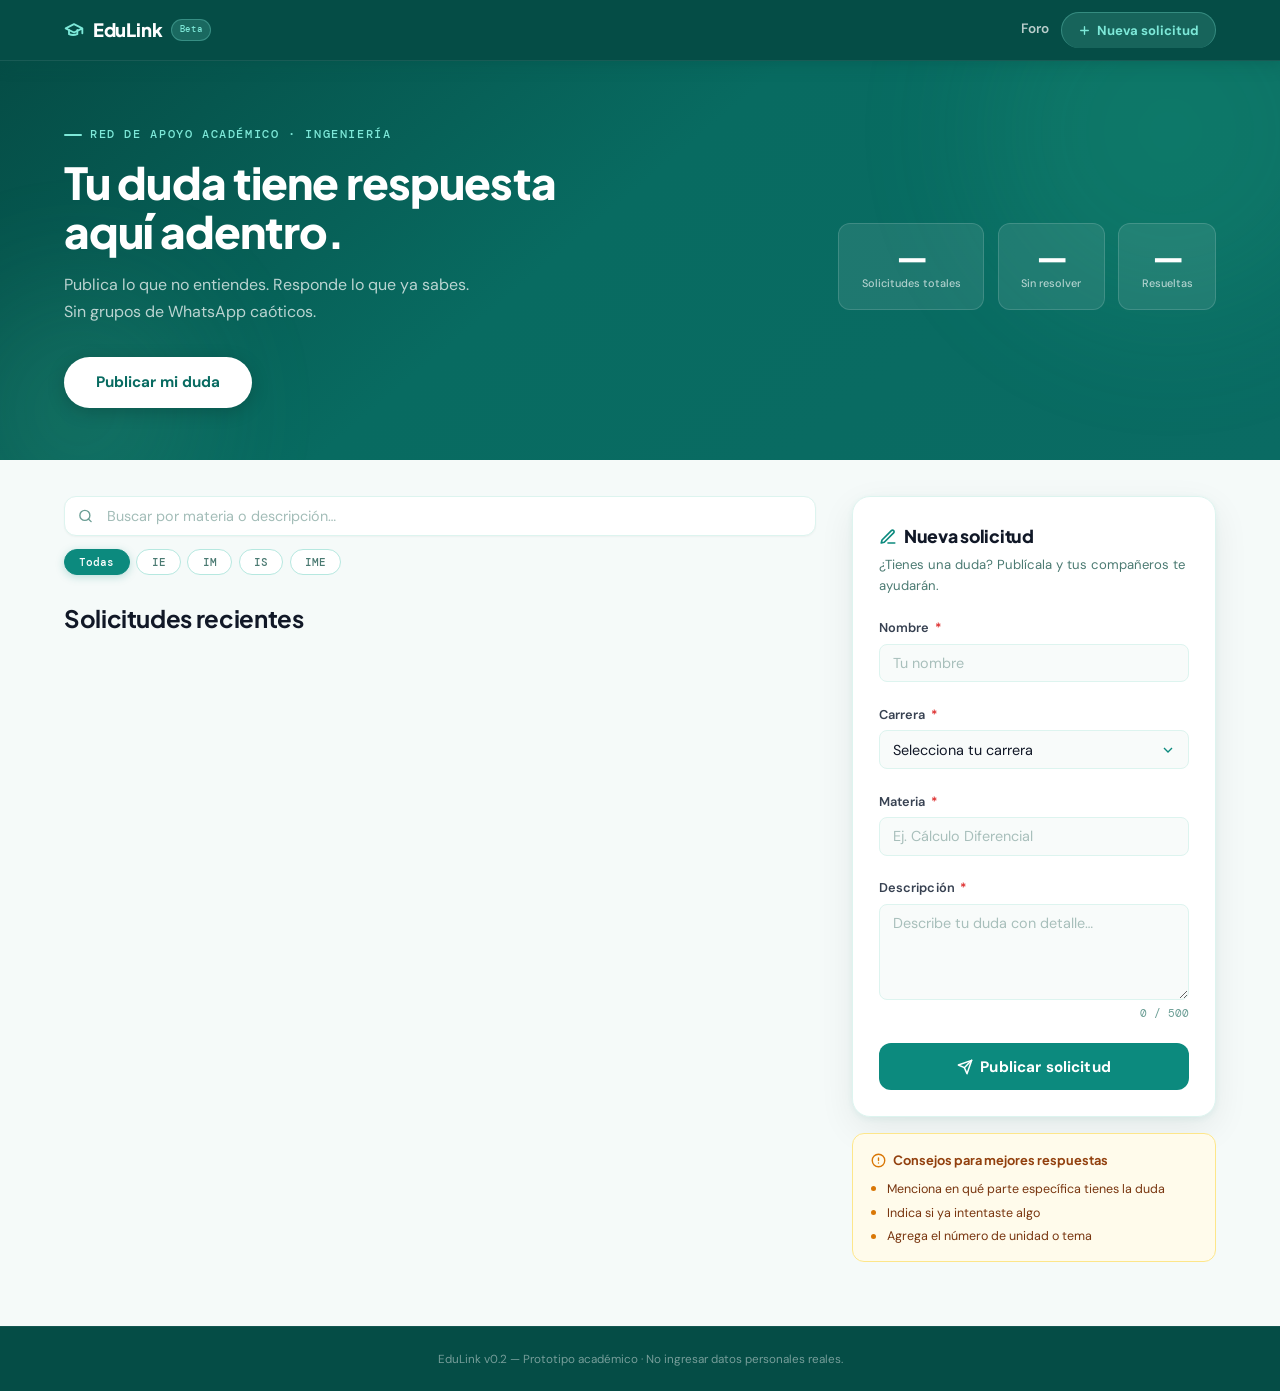
<file: edulink/frontend/index.html>
<!DOCTYPE html>
<html lang="es">
<head>
  <meta charset="UTF-8" />
  <meta name="viewport" content="width=device-width, initial-scale=1.0" />
  <title>EduLink — Apoyo Estudiantil</title>
  <link rel="preconnect" href="https://fonts.googleapis.com" />
  <link rel="preconnect" href="https://fonts.gstatic.com" crossorigin />
  <link href="https://fonts.googleapis.com/css2?family=Plus+Jakarta+Sans:wght@600;700;800&family=DM+Sans:ital,opsz,wght@0,9..40,400;0,9..40,500;0,9..40,600;1,9..40,400&family=DM+Mono:wght@400;500&display=swap" rel="stylesheet" />
  <link rel="stylesheet" href="styles.css" />
</head>
<body>

  <!-- HEADER -->
  <header class="site-header">
    <div class="container header-inner">
      <a href="#" class="logo" aria-label="EduLink inicio">
        <span class="logo-icon" aria-hidden="true">
          <svg width="20" height="20" viewBox="0 0 24 24" fill="none" stroke="currentColor" stroke-width="2.2" stroke-linecap="round" stroke-linejoin="round"><path d="M22 10v6M2 10l10-5 10 5-10 5z"/><path d="M6 12v5c3.333 1.333 6.667 1.333 10 0v-5"/></svg>
        </span>
        <span class="logo-text">EduLink</span>
        <span class="logo-badge">Beta</span>
      </a>
      <nav class="site-nav" aria-label="Navegación principal">
        <a href="#foro" class="nav-link">Foro</a>
        <a href="#nueva-solicitud" class="nav-link nav-cta">
          <svg width="13" height="13" viewBox="0 0 24 24" fill="none" stroke="currentColor" stroke-width="2.5" stroke-linecap="round" stroke-linejoin="round" aria-hidden="true"><line x1="12" y1="5" x2="12" y2="19"/><line x1="5" y1="12" x2="19" y2="12"/></svg>
          Nueva solicitud
        </a>
      </nav>
    </div>
  </header>

  <main>

    <!-- HERO compacto con stats -->
    <section class="hero" aria-labelledby="hero-title">
      <div class="container hero-inner">
        <div class="hero-text">
          <p class="hero-eyebrow animate-fade-up">Red de apoyo académico · Ingeniería</p>
          <h1 id="hero-title" class="animate-fade-up delay-1">Tu duda tiene respuesta<br/>aquí adentro.</h1>
          <p class="hero-sub animate-fade-up delay-2">Publica lo que no entiendes. Responde lo que ya sabes. Sin grupos de WhatsApp caóticos.</p>
          <a href="#nueva-solicitud" class="btn btn-hero animate-fade-up delay-3">Publicar mi duda</a>
        </div>
        <div class="hero-stats animate-fade-up delay-2" aria-label="Estadísticas">
          <div class="stat-card">
            <span class="stat-num" id="stat-total">—</span>
            <span class="stat-label">Solicitudes totales</span>
          </div>
          <div class="stat-card">
            <span class="stat-num" id="stat-abiertas">—</span>
            <span class="stat-label">Sin resolver</span>
          </div>
          <div class="stat-card">
            <span class="stat-num" id="stat-resueltas">—</span>
            <span class="stat-label">Resueltas</span>
          </div>
        </div>
      </div>
      <div class="hero-decoration" aria-hidden="true">
        <div class="blob blob-1"></div>
        <div class="blob blob-2"></div>
      </div>
    </section>

    <!-- LAYOUT PRINCIPAL: foro (izq) + formulario (der) -->
    <div class="main-layout container">

      <!-- ══ COLUMNA IZQUIERDA — FORO ══ -->
      <section id="foro" class="col-foro" aria-labelledby="foro-title">

        <!-- Buscador + filtros -->
        <div class="foro-toolbar">
          <div class="search-wrap">
            <span class="search-icon" aria-hidden="true">
              <svg width="15" height="15" viewBox="0 0 24 24" fill="none" stroke="currentColor" stroke-width="2.2" stroke-linecap="round" stroke-linejoin="round"><circle cx="11" cy="11" r="8"/><path d="m21 21-4.35-4.35"/></svg>
            </span>
            <input type="search" id="buscador" class="search-input" placeholder="Buscar por materia o descripción…" aria-label="Buscar solicitudes" />
          </div>
          <div class="filtro-bar" role="group" aria-label="Filtrar por carrera">
            <button class="filtro-btn active" data-carrera="">Todas</button>
            <button class="filtro-btn" data-carrera="IE">IE</button>
            <button class="filtro-btn" data-carrera="IM">IM</button>
            <button class="filtro-btn" data-carrera="IS">IS</button>
            <button class="filtro-btn" data-carrera="IME">IME</button>
          </div>
        </div>

        <h2 id="foro-title" class="section-title">Solicitudes recientes</h2>

        <div id="list-estado" class="list-estado" aria-live="polite"></div>
        <div id="lista-solicitudes" class="cards-grid" aria-label="Lista de solicitudes"></div>
      </section>

      <!-- ══ COLUMNA DERECHA — FORMULARIO STICKY ══ -->
      <aside id="nueva-solicitud" class="col-form" aria-labelledby="form-title">
        <div class="form-card">
          <h2 id="form-title" class="form-card-title">
            <svg class="icon-title" width="18" height="18" viewBox="0 0 24 24" fill="none" stroke="currentColor" stroke-width="2.2" stroke-linecap="round" stroke-linejoin="round" aria-hidden="true"><path d="M12 20h9"/><path d="M16.5 3.5a2.121 2.121 0 0 1 3 3L7 19l-4 1 1-4 12.5-12.5z"/></svg>
            Nueva solicitud
          </h2>
          <p class="form-card-sub">¿Tienes una duda? Publícala y tus compañeros te ayudarán.</p>

          <form id="form-solicitud" novalidate>

            <div class="field-group">
              <label for="nombre" class="field-label">Nombre <span class="required">*</span></label>
              <input type="text" id="nombre" name="nombre" class="field-input" maxlength="50" placeholder="Tu nombre" autocomplete="given-name" required aria-required="true" aria-describedby="nombre-error" />
              <span class="field-error" id="nombre-error" role="alert" aria-live="polite"></span>
            </div>

            <div class="field-group">
              <label for="carrera" class="field-label">Carrera <span class="required">*</span></label>
              <select id="carrera" name="carrera" class="field-input field-select" required aria-required="true" aria-describedby="carrera-error" aria-label="Selecciona tu carrera">
                <option value="" disabled selected>Selecciona tu carrera</option>
                <option value="IE">Ingeniería Eléctrica (IE)</option>
                <option value="IM">Ingeniería Mecatrónica (IM)</option>
                <option value="IS">Ingeniería de Software (IS)</option>
                <option value="IME">Ingeniería Mecánica Eléctrica (IME)</option>
              </select>
              <span class="field-error" id="carrera-error" role="alert" aria-live="polite"></span>
            </div>

            <div class="field-group">
              <label for="materia" class="field-label">Materia <span class="required">*</span></label>
              <input type="text" id="materia" name="materia" class="field-input" maxlength="100" placeholder="Ej. Cálculo Diferencial" required aria-required="true" aria-describedby="materia-error" />
              <span class="field-error" id="materia-error" role="alert" aria-live="polite"></span>
            </div>

            <div class="field-group">
              <label for="descripcion" class="field-label">Descripción <span class="required">*</span></label>
              <textarea id="descripcion" name="descripcion" class="field-input field-textarea" maxlength="500" rows="4" placeholder="Describe tu duda con detalle…" required aria-required="true" aria-describedby="descripcion-error descripcion-counter"></textarea>
              <div class="field-footer">
                <span class="field-error" id="descripcion-error" role="alert" aria-live="polite"></span>
                <span class="char-counter" id="descripcion-counter" aria-live="polite">0 / 500</span>
              </div>
            </div>

            <div id="form-feedback" class="form-feedback" role="alert" aria-live="polite"></div>

            <button type="submit" id="btn-enviar" class="btn btn-submit">
              <span class="btn-icon" aria-hidden="true">
                <svg width="16" height="16" viewBox="0 0 24 24" fill="none" stroke="currentColor" stroke-width="2.2" stroke-linecap="round" stroke-linejoin="round"><line x1="22" y1="2" x2="11" y2="13"/><polygon points="22 2 15 22 11 13 2 9 22 2"/></svg>
              </span>
              <span class="btn-text">Publicar solicitud</span>
              <span class="btn-spinner" aria-hidden="true"></span>
            </button>

          </form>
        </div>

        <!-- Tip card -->
        <div class="tip-card">
          <p class="tip-title">
            <svg class="icon-tip" width="15" height="15" viewBox="0 0 24 24" fill="none" stroke="currentColor" stroke-width="2.2" stroke-linecap="round" stroke-linejoin="round" aria-hidden="true"><circle cx="12" cy="12" r="10"/><line x1="12" y1="8" x2="12" y2="12"/><line x1="12" y1="16" x2="12.01" y2="16"/></svg>
            Consejos para mejores respuestas
          </p>
          <ul class="tip-list">
            <li>Menciona en qué parte específica tienes la duda</li>
            <li>Indica si ya intentaste algo</li>
            <li>Agrega el número de unidad o tema</li>
          </ul>
        </div>
      </aside>

    </div><!-- /main-layout -->

  </main>

  <footer class="site-footer">
    <div class="container">
      <p>EduLink v0.2 &mdash; Prototipo académico &middot; No ingresar datos personales reales.</p>
    </div>
  </footer>

  <script src="app.js"></script>
</body>
</html>
</file>
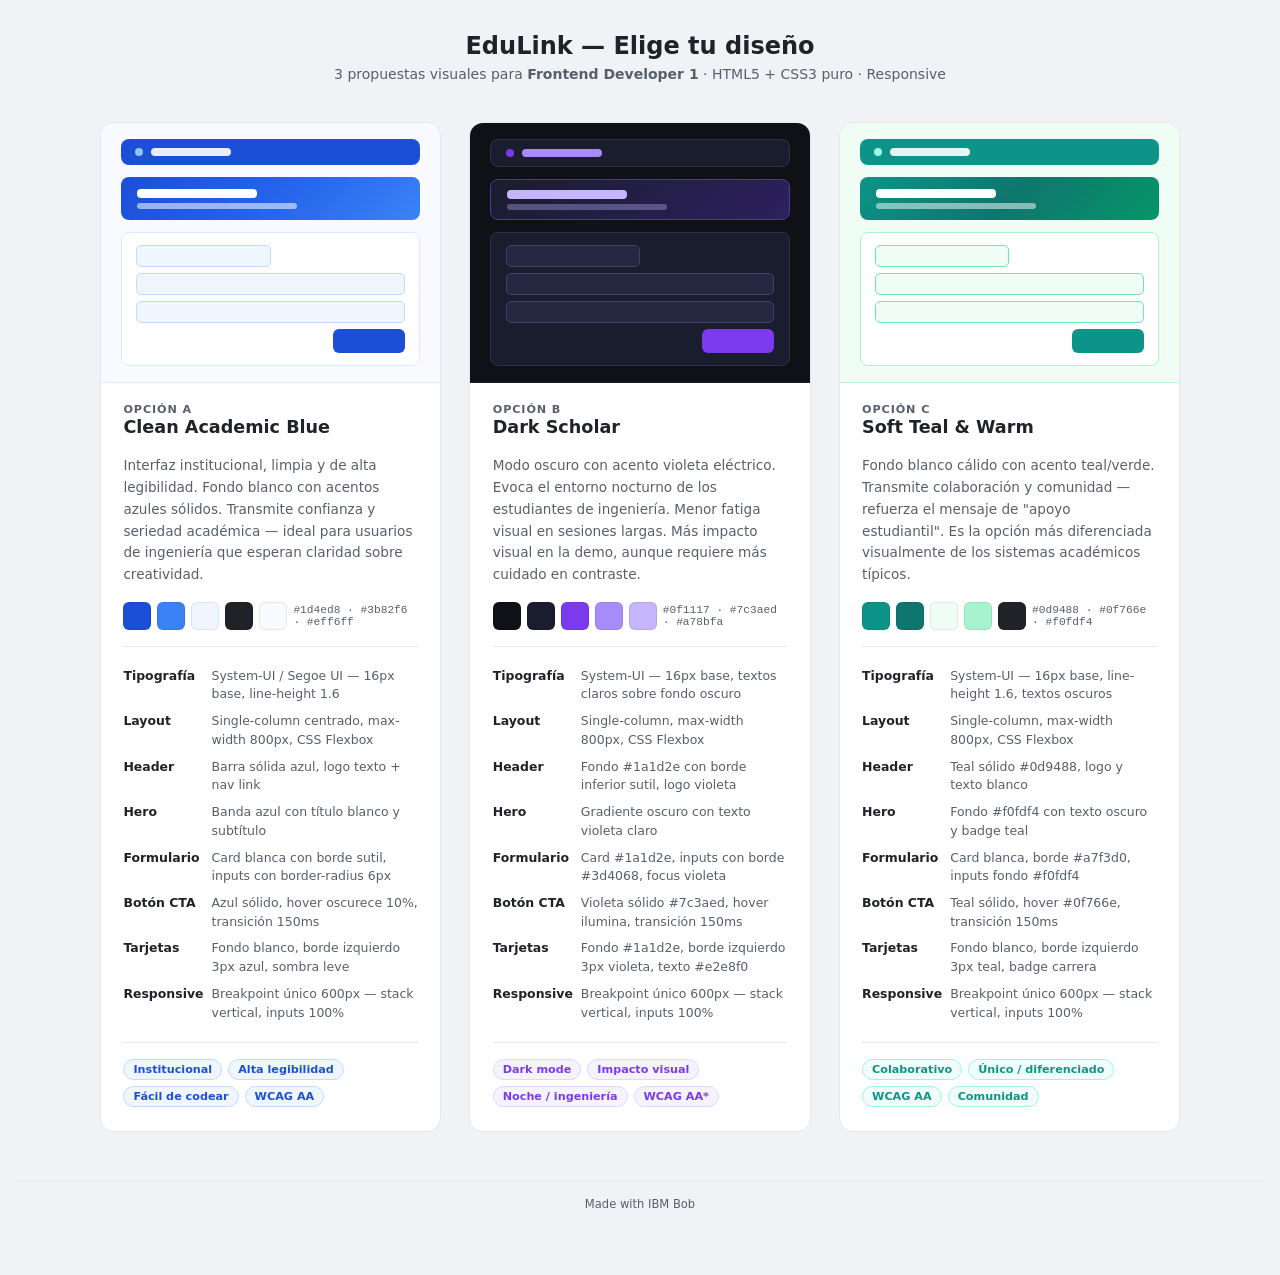
<file: .bob/artifacts/edulink-opciones-de-dise-o.html>
<html lang="es">
<head>
<meta charset="UTF-8" />
<meta name="viewport" content="width=device-width, initial-scale=1.0" />
<title>EduLink — Opciones de Diseño</title>
<style>
  *, *::before, *::after { box-sizing: border-box; margin: 0; padding: 0; }

  body {
    font-family: -apple-system, "Segoe UI", system-ui, sans-serif;
    background: #f0f2f5;
    color: #1f2328;
    padding: 2rem 1rem 4rem;
  }

  h1 {
    text-align: center;
    font-size: 1.5rem;
    font-weight: 700;
    margin-bottom: 0.4rem;
    color: #1f2328;
  }
  .subtitle {
    text-align: center;
    font-size: 0.875rem;
    color: #57606a;
    margin-bottom: 2.5rem;
  }

  .grid {
    display: grid;
    grid-template-columns: repeat(auto-fit, minmax(300px, 1fr));
    gap: 1.75rem;
    max-width: 1080px;
    margin: 0 auto;
  }

  /* ── CARD WRAPPER ── */
  .card {
    background: #ffffff;
    border: 1px solid #e5e7eb;
    border-radius: 14px;
    overflow: hidden;
    display: flex;
    flex-direction: column;
  }

  /* ── PREVIEW PANEL ── */
  .preview {
    height: 260px;
    position: relative;
    display: flex;
    flex-direction: column;
    overflow: hidden;
  }

  /* ────────────────────────────────────────────
     OPTION A — Clean Academic Blue
  ──────────────────────────────────────────── */
  .preview-a {
    background: #f8faff;
    border-bottom: 1px solid #dbeafe;
    padding: 1rem 1.25rem;
    gap: 0.75rem;
  }
  .preview-a .mock-header {
    background: #1d4ed8;
    border-radius: 8px;
    padding: 0.55rem 0.9rem;
    display: flex;
    align-items: center;
    gap: 0.5rem;
  }
  .preview-a .mock-header .dot { width: 8px; height: 8px; border-radius: 50%; background: #93c5fd; }
  .preview-a .mock-header .title-bar { height: 8px; width: 80px; border-radius: 4px; background: #fff; opacity: 0.9; }
  .preview-a .mock-hero {
    background: linear-gradient(135deg, #1d4ed8 0%, #2563eb 50%, #3b82f6 100%);
    border-radius: 8px;
    height: 64px;
    display: flex;
    flex-direction: column;
    justify-content: center;
    padding: 0 1rem;
    gap: 5px;
  }
  .preview-a .mock-hero .h-line { height: 9px; width: 120px; border-radius: 4px; background: #fff; }
  .preview-a .mock-hero .sub-line { height: 6px; width: 160px; border-radius: 4px; background: rgba(255,255,255,0.55); }
  .preview-a .mock-form {
    background: #fff;
    border: 1px solid #dbeafe;
    border-radius: 8px;
    padding: 0.75rem 0.9rem;
    display: flex;
    flex-direction: column;
    gap: 6px;
  }
  .preview-a .mock-input { height: 22px; border-radius: 5px; background: #f0f6ff; border: 1px solid #bfdbfe; }
  .preview-a .mock-input.wide { width: 100%; }
  .preview-a .mock-input.half { width: 50%; }
  .preview-a .mock-btn {
    align-self: flex-end;
    background: #1d4ed8;
    border-radius: 6px;
    height: 24px;
    width: 72px;
  }

  /* ────────────────────────────────────────────
     OPTION B — Dark Scholar
  ──────────────────────────────────────────── */
  .preview-b {
    background: #0f1117;
    border-bottom: 1px solid #1e2030;
    padding: 1rem 1.25rem;
    gap: 0.75rem;
  }
  .preview-b .mock-header {
    background: #1a1d2e;
    border: 1px solid #2d3048;
    border-radius: 8px;
    padding: 0.55rem 0.9rem;
    display: flex;
    align-items: center;
    gap: 0.5rem;
  }
  .preview-b .mock-header .dot { width: 8px; height: 8px; border-radius: 50%; background: #7c3aed; }
  .preview-b .mock-header .title-bar { height: 8px; width: 80px; border-radius: 4px; background: #a78bfa; }
  .preview-b .mock-hero {
    background: linear-gradient(135deg, #1a1d2e 0%, #2d2060 100%);
    border: 1px solid #4c3d8a;
    border-radius: 8px;
    height: 64px;
    display: flex;
    flex-direction: column;
    justify-content: center;
    padding: 0 1rem;
    gap: 5px;
  }
  .preview-b .mock-hero .h-line { height: 9px; width: 120px; border-radius: 4px; background: #c4b5fd; }
  .preview-b .mock-hero .sub-line { height: 6px; width: 160px; border-radius: 4px; background: rgba(196,181,253,0.35); }
  .preview-b .mock-form {
    background: #1a1d2e;
    border: 1px solid #2d3048;
    border-radius: 8px;
    padding: 0.75rem 0.9rem;
    display: flex;
    flex-direction: column;
    gap: 6px;
  }
  .preview-b .mock-input { height: 22px; border-radius: 5px; background: #252840; border: 1px solid #3d4068; }
  .preview-b .mock-input.wide { width: 100%; }
  .preview-b .mock-input.half { width: 50%; }
  .preview-b .mock-btn {
    align-self: flex-end;
    background: #7c3aed;
    border-radius: 6px;
    height: 24px;
    width: 72px;
  }

  /* ────────────────────────────────────────────
     OPTION C — Soft Teal / Accessible Warm
  ──────────────────────────────────────────── */
  .preview-c {
    background: #f0fdf4;
    border-bottom: 1px solid #bbf7d0;
    padding: 1rem 1.25rem;
    gap: 0.75rem;
  }
  .preview-c .mock-header {
    background: #0d9488;
    border-radius: 8px;
    padding: 0.55rem 0.9rem;
    display: flex;
    align-items: center;
    gap: 0.5rem;
  }
  .preview-c .mock-header .dot { width: 8px; height: 8px; border-radius: 50%; background: #99f6e4; }
  .preview-c .mock-header .title-bar { height: 8px; width: 80px; border-radius: 4px; background: #fff; opacity: 0.9; }
  .preview-c .mock-hero {
    background: linear-gradient(135deg, #0d9488 0%, #0f766e 50%, #059669 100%);
    border-radius: 8px;
    height: 64px;
    display: flex;
    flex-direction: column;
    justify-content: center;
    padding: 0 1rem;
    gap: 5px;
  }
  .preview-c .mock-hero .h-line { height: 9px; width: 120px; border-radius: 4px; background: #fff; }
  .preview-c .mock-hero .sub-line { height: 6px; width: 160px; border-radius: 4px; background: rgba(255,255,255,0.5); }
  .preview-c .mock-form {
    background: #fff;
    border: 1px solid #a7f3d0;
    border-radius: 8px;
    padding: 0.75rem 0.9rem;
    display: flex;
    flex-direction: column;
    gap: 6px;
  }
  .preview-c .mock-input { height: 22px; border-radius: 5px; background: #f0fdf4; border: 1px solid #6ee7b7; }
  .preview-c .mock-input.wide { width: 100%; }
  .preview-c .mock-input.half { width: 50%; }
  .preview-c .mock-btn {
    align-self: flex-end;
    background: #0d9488;
    border-radius: 6px;
    height: 24px;
    width: 72px;
  }

  /* ── CARD BODY ── */
  .card-body {
    padding: 1.25rem 1.4rem 1.5rem;
    display: flex;
    flex-direction: column;
    gap: 1rem;
    flex: 1;
  }

  .option-label {
    font-size: 0.7rem;
    font-weight: 700;
    text-transform: uppercase;
    letter-spacing: 0.08em;
    color: #57606a;
  }

  .card-body h2 {
    font-size: 1.1rem;
    font-weight: 700;
    color: #1f2328;
    line-height: 1.3;
  }

  .card-body p {
    font-size: 0.85rem;
    color: #57606a;
    line-height: 1.6;
  }

  /* ── PALETTE ROW ── */
  .palette {
    display: flex;
    gap: 6px;
    align-items: center;
  }
  .swatch {
    width: 28px;
    height: 28px;
    border-radius: 6px;
    border: 1px solid rgba(0,0,0,0.08);
    flex-shrink: 0;
  }
  .swatch-label {
    font-size: 0.7rem;
    color: #57606a;
    font-family: "SFMono-Regular", Consolas, monospace;
  }

  /* ── SPECS TABLE ── */
  .specs {
    width: 100%;
    border-collapse: collapse;
    font-size: 0.78rem;
  }
  .specs td {
    padding: 4px 0;
    vertical-align: top;
    color: #57606a;
    line-height: 1.5;
  }
  .specs td:first-child {
    width: 88px;
    font-weight: 600;
    color: #1f2328;
    padding-right: 8px;
  }

  /* ── TAGS ── */
  .tags {
    display: flex;
    flex-wrap: wrap;
    gap: 6px;
  }
  .tag {
    font-size: 0.7rem;
    font-weight: 600;
    padding: 3px 9px;
    border-radius: 999px;
    border: 1px solid;
  }
  .tag-a { color: #1d4ed8; border-color: #bfdbfe; background: #eff6ff; }
  .tag-b { color: #7c3aed; border-color: #ddd6fe; background: #f5f3ff; }
  .tag-c { color: #0d9488; border-color: #99f6e4; background: #f0fdfa; }

  /* ── DIVIDER ── */
  .divider { border: none; border-top: 1px solid #e5e7eb; }

  /* ── FOOTER ── */
  footer {
    margin-top: 3rem;
    text-align: center;
    font-size: 0.72rem;
    color: #57606a;
    border-top: 1px solid #e5e7eb;
    padding-top: 1rem;
  }
</style>
</head>
<body>

<h1>EduLink — Elige tu diseño</h1>
<p class="subtitle">3 propuestas visuales para <strong>Frontend Developer 1</strong> · HTML5 + CSS3 puro · Responsive</p>

<div class="grid">

  
  <div class="card">
    <div class="preview preview-a">
      <div class="mock-header">
        <div class="dot"></div>
        <div class="title-bar"></div>
      </div>
      <div class="mock-hero">
        <div class="h-line"></div>
        <div class="sub-line"></div>
      </div>
      <div class="mock-form">
        <div class="mock-input half"></div>
        <div class="mock-input wide"></div>
        <div class="mock-input wide"></div>
        <div class="mock-btn"></div>
      </div>
    </div>
    <div class="card-body">
      <div>
        <div class="option-label">Opción A</div>
        <h2>Clean Academic Blue</h2>
      </div>
      <p>Interfaz institucional, limpia y de alta legibilidad. Fondo blanco con acentos azules sólidos. Transmite confianza y seriedad académica — ideal para usuarios de ingeniería que esperan claridad sobre creatividad.</p>

      <div class="palette">
        <div class="swatch" style="background:#1d4ed8"></div>
        <div class="swatch" style="background:#3b82f6"></div>
        <div class="swatch" style="background:#eff6ff"></div>
        <div class="swatch" style="background:#1f2328"></div>
        <div class="swatch" style="background:#f8faff"></div>
        <span class="swatch-label">#1d4ed8 · #3b82f6 · #eff6ff</span>
      </div>

      <hr class="divider" />

      <table class="specs">
        <tr><td>Tipografía</td><td>System-UI / Segoe UI — 16px base, line-height 1.6</td></tr>
        <tr><td>Layout</td><td>Single-column centrado, max-width 800px, CSS Flexbox</td></tr>
        <tr><td>Header</td><td>Barra sólida azul, logo texto + nav link</td></tr>
        <tr><td>Hero</td><td>Banda azul con título blanco y subtítulo</td></tr>
        <tr><td>Formulario</td><td>Card blanca con borde sutil, inputs con border-radius 6px</td></tr>
        <tr><td>Botón CTA</td><td>Azul sólido, hover oscurece 10%, transición 150ms</td></tr>
        <tr><td>Tarjetas</td><td>Fondo blanco, borde izquierdo 3px azul, sombra leve</td></tr>
        <tr><td>Responsive</td><td>Breakpoint único 600px — stack vertical, inputs 100%</td></tr>
      </table>

      <hr class="divider" />

      <div class="tags">
        <span class="tag tag-a">Institucional</span>
        <span class="tag tag-a">Alta legibilidad</span>
        <span class="tag tag-a">Fácil de codear</span>
        <span class="tag tag-a">WCAG AA</span>
      </div>
    </div>
  </div>

  
  <div class="card">
    <div class="preview preview-b">
      <div class="mock-header">
        <div class="dot"></div>
        <div class="title-bar"></div>
      </div>
      <div class="mock-hero">
        <div class="h-line"></div>
        <div class="sub-line"></div>
      </div>
      <div class="mock-form">
        <div class="mock-input half"></div>
        <div class="mock-input wide"></div>
        <div class="mock-input wide"></div>
        <div class="mock-btn"></div>
      </div>
    </div>
    <div class="card-body">
      <div>
        <div class="option-label">Opción B</div>
        <h2>Dark Scholar</h2>
      </div>
      <p>Modo oscuro con acento violeta eléctrico. Evoca el entorno nocturno de los estudiantes de ingeniería. Menor fatiga visual en sesiones largas. Más impacto visual en la demo, aunque requiere más cuidado en contraste.</p>

      <div class="palette">
        <div class="swatch" style="background:#0f1117"></div>
        <div class="swatch" style="background:#1a1d2e"></div>
        <div class="swatch" style="background:#7c3aed"></div>
        <div class="swatch" style="background:#a78bfa"></div>
        <div class="swatch" style="background:#c4b5fd"></div>
        <span class="swatch-label">#0f1117 · #7c3aed · #a78bfa</span>
      </div>

      <hr class="divider" />

      <table class="specs">
        <tr><td>Tipografía</td><td>System-UI — 16px base, textos claros sobre fondo oscuro</td></tr>
        <tr><td>Layout</td><td>Single-column, max-width 800px, CSS Flexbox</td></tr>
        <tr><td>Header</td><td>Fondo #1a1d2e con borde inferior sutil, logo violeta</td></tr>
        <tr><td>Hero</td><td>Gradiente oscuro con texto violeta claro</td></tr>
        <tr><td>Formulario</td><td>Card #1a1d2e, inputs con borde #3d4068, focus violeta</td></tr>
        <tr><td>Botón CTA</td><td>Violeta sólido #7c3aed, hover ilumina, transición 150ms</td></tr>
        <tr><td>Tarjetas</td><td>Fondo #1a1d2e, borde izquierdo 3px violeta, texto #e2e8f0</td></tr>
        <tr><td>Responsive</td><td>Breakpoint único 600px — stack vertical, inputs 100%</td></tr>
      </table>

      <hr class="divider" />

      <div class="tags">
        <span class="tag tag-b">Dark mode</span>
        <span class="tag tag-b">Impacto visual</span>
        <span class="tag tag-b">Noche / ingeniería</span>
        <span class="tag tag-b">WCAG AA*</span>
      </div>
    </div>
  </div>

  
  <div class="card">
    <div class="preview preview-c">
      <div class="mock-header">
        <div class="dot"></div>
        <div class="title-bar"></div>
      </div>
      <div class="mock-hero">
        <div class="h-line"></div>
        <div class="sub-line"></div>
      </div>
      <div class="mock-form">
        <div class="mock-input half"></div>
        <div class="mock-input wide"></div>
        <div class="mock-input wide"></div>
        <div class="mock-btn"></div>
      </div>
    </div>
    <div class="card-body">
      <div>
        <div class="option-label">Opción C</div>
        <h2>Soft Teal &amp; Warm</h2>
      </div>
      <p>Fondo blanco cálido con acento teal/verde. Transmite colaboración y comunidad — refuerza el mensaje de "apoyo estudiantil". Es la opción más diferenciada visualmente de los sistemas académicos típicos.</p>

      <div class="palette">
        <div class="swatch" style="background:#0d9488"></div>
        <div class="swatch" style="background:#0f766e"></div>
        <div class="swatch" style="background:#f0fdf4"></div>
        <div class="swatch" style="background:#a7f3d0"></div>
        <div class="swatch" style="background:#1f2328"></div>
        <span class="swatch-label">#0d9488 · #0f766e · #f0fdf4</span>
      </div>

      <hr class="divider" />

      <table class="specs">
        <tr><td>Tipografía</td><td>System-UI — 16px base, line-height 1.6, textos oscuros</td></tr>
        <tr><td>Layout</td><td>Single-column, max-width 800px, CSS Flexbox</td></tr>
        <tr><td>Header</td><td>Teal sólido #0d9488, logo y texto blanco</td></tr>
        <tr><td>Hero</td><td>Fondo #f0fdf4 con texto oscuro y badge teal</td></tr>
        <tr><td>Formulario</td><td>Card blanca, borde #a7f3d0, inputs fondo #f0fdf4</td></tr>
        <tr><td>Botón CTA</td><td>Teal sólido, hover #0f766e, transición 150ms</td></tr>
        <tr><td>Tarjetas</td><td>Fondo blanco, borde izquierdo 3px teal, badge carrera</td></tr>
        <tr><td>Responsive</td><td>Breakpoint único 600px — stack vertical, inputs 100%</td></tr>
      </table>

      <hr class="divider" />

      <div class="tags">
        <span class="tag tag-c">Colaborativo</span>
        <span class="tag tag-c">Único / diferenciado</span>
        <span class="tag tag-c">WCAG AA</span>
        <span class="tag tag-c">Comunidad</span>
      </div>
    </div>
  </div>

</div>

<footer>
  Made with IBM Bob
</footer>

</body>
</html>
</file>
<file: edulink/frontend/styles.css>
/* ============================================================
   EduLink v0.3 — Design system: Plus Jakarta Sans + DM Sans
   Palette: Deep Teal · Mint · Warm Ivory
   ============================================================ */

/* ── 1. TOKENS ──────────────────────────────────────────── */
:root {
  /* Brand */
  --color-primary:       #0c8a7e;
  --color-primary-dark:  #086b61;
  --color-primary-xdark: #054d46;
  --color-primary-light: #d0f5f0;
  --color-primary-pale:  #f0fdf9;

  /* Surface */
  --color-bg:            #f5faf9;
  --color-surface:       #ffffff;
  --color-surface-2:     #f8fbfa;
  --color-border:        #b6e8e0;
  --color-border-soft:   #ddf4ef;

  /* Text */
  --color-text:          #111827;
  --color-text-2:        #374151;
  --color-muted:         #4b7a72;
  --color-muted-2:       #6b9e95;

  /* Semantic */
  --color-error:         #dc2626;
  --color-error-bg:      #fef2f2;
  --color-success:       #059669;
  --color-success-bg:    #ecfdf5;
  --color-warning:       #d97706;
  --color-warning-bg:    #fffbeb;

  /* Typography */
  --font-heading: 'Plus Jakarta Sans', system-ui, sans-serif;
  --font-body:    'DM Sans', system-ui, sans-serif;
  --font-mono:    'DM Mono', 'Courier New', monospace;

  /* Radius */
  --radius-xs:  4px;
  --radius-sm:  8px;
  --radius-md:  12px;
  --radius-lg:  18px;
  --radius-xl:  999px;

  /* Elevation */
  --shadow-xs:   0 1px 2px rgba(0,0,0,.04);
  --shadow-card: 0 1px 3px rgba(0,0,0,.04), 0 4px 14px rgba(12,138,126,.06);
  --shadow-hover:0 6px 24px rgba(12,138,126,.16);
  --shadow-form: 0 2px 8px rgba(12,138,126,.08), 0 12px 36px rgba(0,0,0,.07);

  /* Motion */
  --transition: 160ms ease;
  --transition-slow: 280ms ease;
}

/* ── 2. RESET ───────────────────────────────────────────── */
*, *::before, *::after { box-sizing: border-box; margin: 0; padding: 0; }
html { scroll-behavior: smooth; }
body {
  font-family: var(--font-body);
  font-size: 1rem;
  line-height: 1.65;
  color: var(--color-text);
  background: var(--color-bg);
  -webkit-font-smoothing: antialiased;
}
img, svg { display: block; max-width: 100%; }
a { color: inherit; text-decoration: none; }
ul { list-style: none; }

/* ── 3. CONTENEDOR ──────────────────────────────────────── */
.container { width: 100%; max-width: 1200px; margin: 0 auto; padding: 0 1.5rem; }

/* ── 4. HEADER ──────────────────────────────────────────── */
.site-header {
  position: sticky; top: 0; z-index: 200;
  background: var(--color-primary-xdark);
  border-bottom: 1px solid rgba(255,255,255,.08);
  box-shadow: 0 2px 16px rgba(5,77,70,.35);
}
.header-inner { display: flex; align-items: center; justify-content: space-between; height: 60px; }

.logo {
  display: flex; align-items: center; gap: .55rem;
  font-family: var(--font-heading); font-weight: 800; font-size: 1.15rem;
  color: #fff; letter-spacing: -.01em;
  transition: opacity var(--transition);
}
.logo:hover { opacity: .82; }
.logo-icon { color: #7de8d8; flex-shrink: 0; }
.logo-text { color: #fff; }
.logo-badge {
  font-family: var(--font-mono); font-size: .58rem; font-weight: 500;
  background: rgba(125,232,216,.18); color: #7de8d8;
  padding: .12rem .45rem; border-radius: var(--radius-xl);
  letter-spacing: .08em; border: 1px solid rgba(125,232,216,.3);
  align-self: center;
}

.site-nav { display: flex; align-items: center; gap: .75rem; }
.nav-link {
  font-size: .85rem; font-weight: 600;
  color: rgba(255,255,255,.72); padding: .35rem 0;
  border-bottom: 2px solid transparent;
  transition: color var(--transition), border-color var(--transition);
}
.nav-link:hover { color: #fff; border-bottom-color: rgba(255,255,255,.4); }
.nav-cta {
  display: inline-flex; align-items: center; gap: .4rem;
  background: rgba(125,232,216,.15); color: #7de8d8;
  padding: .4rem 1rem; border-radius: var(--radius-xl);
  border: 1px solid rgba(125,232,216,.3);
  font-weight: 700; font-size: .82rem;
  transition: background var(--transition), transform var(--transition), color var(--transition);
  border-bottom: none !important;
}
.nav-cta:hover { background: rgba(125,232,216,.28); color: #fff; transform: translateY(-1px); }

/* ── 5. HERO ────────────────────────────────────────────── */
.hero {
  position: relative; overflow: hidden;
  padding: 4rem 0 3.25rem;
  background: linear-gradient(140deg, var(--color-primary-xdark) 0%, var(--color-primary-dark) 45%, #0a6b63 100%);
}
.hero-inner {
  position: relative; z-index: 2;
  display: flex; align-items: center; gap: 3.5rem; flex-wrap: wrap;
}

.hero-text { flex: 1; min-width: 260px; }
.hero-eyebrow {
  font-family: var(--font-mono); font-size: .72rem; font-weight: 500;
  letter-spacing: .14em; text-transform: uppercase;
  color: #7de8d8; margin-bottom: .85rem;
  display: flex; align-items: center; gap: .5rem;
}
.hero-eyebrow::before {
  content: '';
  display: inline-block; width: 18px; height: 2px;
  background: #7de8d8; border-radius: 2px; flex-shrink: 0;
}
.hero h1 {
  font-family: var(--font-heading);
  font-size: clamp(1.8rem, 3.8vw, 2.75rem);
  font-weight: 800; line-height: 1.12;
  color: #fff; margin-bottom: 1rem;
  letter-spacing: -.02em;
}
.hero-sub { font-size: 1rem; color: rgba(255,255,255,.72); max-width: 430px; margin-bottom: 2rem; line-height: 1.65; }

/* Stats */
.hero-stats { display: flex; gap: .85rem; flex-wrap: wrap; }
.stat-card {
  background: rgba(255,255,255,.09);
  border: 1px solid rgba(255,255,255,.14);
  border-radius: var(--radius-md);
  padding: 1rem 1.4rem;
  display: flex; flex-direction: column; align-items: center; gap: .2rem;
  min-width: 96px;
  backdrop-filter: blur(8px);
  transition: background var(--transition);
}
.stat-card:hover { background: rgba(255,255,255,.16); }
.stat-num {
  font-family: var(--font-heading); font-size: 2rem; font-weight: 800;
  color: #fff; line-height: 1; letter-spacing: -.03em;
}
.stat-label { font-family: var(--font-body); font-size: .68rem; font-weight: 500; color: rgba(255,255,255,.65); text-align: center; }

/* Hero decorative blobs */
.hero-decoration { position: absolute; inset: 0; pointer-events: none; z-index: 1; }
.blob { position: absolute; border-radius: 50%; filter: blur(70px); opacity: .12; }
.blob-1 { width: 380px; height: 380px; background: #34d399; top: -120px; right: -80px; animation: blob-float 8s ease-in-out infinite; }
.blob-2 { width: 240px; height: 240px; background: #6ee7b7; bottom: -70px; left: -40px; animation: blob-float 11s ease-in-out infinite reverse; }
@keyframes blob-float { 0%,100% { transform: translateY(0) scale(1); } 50% { transform: translateY(-18px) scale(1.04); } }

/* ── 6. BOTONES ─────────────────────────────────────────── */
.btn {
  display: inline-flex; align-items: center; justify-content: center; gap: .45rem;
  font-family: var(--font-body); font-size: .95rem; font-weight: 600;
  border: none; cursor: pointer;
  border-radius: var(--radius-md);
  transition: background var(--transition), transform var(--transition), box-shadow var(--transition);
}
.btn:focus-visible { outline: 3px solid var(--color-primary-light); outline-offset: 2px; }

.btn-hero {
  background: #fff; color: var(--color-primary-dark);
  padding: .8rem 2rem; border-radius: var(--radius-xl);
  font-weight: 700; font-size: .95rem;
  box-shadow: 0 4px 18px rgba(0,0,0,.18);
}
.btn-hero:hover { background: var(--color-primary-light); transform: translateY(-2px); }

.btn-submit {
  background: var(--color-primary); color: #fff;
  padding: .85rem 2rem; width: 100%; font-size: .95rem; font-weight: 700;
  border-radius: var(--radius-md); position: relative; margin-top: .25rem;
  letter-spacing: .01em;
}
.btn-submit:hover:not(:disabled) { background: var(--color-primary-dark); transform: translateY(-1px); box-shadow: var(--shadow-hover); }
.btn-submit:disabled { opacity: .6; cursor: not-allowed; }
.btn-icon { display: flex; align-items: center; }

.btn-spinner {
  display: none; width: 16px; height: 16px;
  border: 2px solid rgba(255,255,255,.3); border-top-color: #fff;
  border-radius: 50%; animation: spin .7s linear infinite;
}
.btn-submit.loading .btn-text { opacity: 0; }
.btn-submit.loading .btn-icon { display: none; }
.btn-submit.loading .btn-spinner { display: inline-block; }
@keyframes spin { to { transform: rotate(360deg); } }

/* ── 7. LAYOUT DOS COLUMNAS ─────────────────────────────── */
.main-layout {
  display: grid;
  grid-template-columns: 1fr 364px;
  gap: 2.25rem;
  align-items: start;
  padding-top: 2.25rem;
  padding-bottom: 4rem;
}

/* ── 8. COLUMNA FORO ────────────────────────────────────── */
.col-foro { min-width: 0; }

.foro-toolbar { display: flex; flex-direction: column; gap: .8rem; margin-bottom: 1.5rem; }

.search-wrap { position: relative; }
.search-icon {
  position: absolute; left: .9rem; top: 50%; transform: translateY(-50%);
  pointer-events: none; color: var(--color-muted-2);
}
.search-input {
  font-family: var(--font-body); font-size: .9rem; color: var(--color-text);
  background: var(--color-surface); border: 1.5px solid var(--color-border-soft);
  border-radius: var(--radius-md); padding: .65rem .9rem .65rem 2.6rem; width: 100%;
  box-shadow: var(--shadow-xs);
  transition: border-color var(--transition), box-shadow var(--transition);
}
.search-input:focus { outline: none; border-color: var(--color-primary); box-shadow: 0 0 0 3px rgba(12,138,126,.12); }
.search-input::placeholder { color: #a3bdb8; }

.filtro-bar { display: flex; flex-wrap: wrap; gap: .4rem; }
.filtro-btn {
  font-family: var(--font-mono); font-size: .7rem; font-weight: 500;
  padding: .3rem .9rem; border-radius: var(--radius-xl);
  border: 1.5px solid var(--color-border); background: var(--color-surface); color: var(--color-muted);
  cursor: pointer;
  transition: background var(--transition), color var(--transition), border-color var(--transition), transform var(--transition);
}
.filtro-btn:hover { border-color: var(--color-primary); color: var(--color-primary); transform: translateY(-1px); }
.filtro-btn.active { background: var(--color-primary); border-color: var(--color-primary); color: #fff; box-shadow: 0 2px 8px rgba(12,138,126,.25); }
.filtro-btn:focus-visible { outline: 3px solid var(--color-primary-light); outline-offset: 2px; }

.section-title {
  font-family: var(--font-heading);
  font-size: clamp(1.15rem, 2.2vw, 1.5rem);
  font-weight: 700; color: var(--color-text);
  margin-bottom: 1.1rem; letter-spacing: -.015em;
}

.list-estado { text-align: center; font-size: .88rem; color: var(--color-muted); padding: 2.5rem 0; }
.cards-grid { display: flex; flex-direction: column; gap: .9rem; }

/* ── 9. TARJETAS SOLICITUD ──────────────────────────────── */
.card-solicitud {
  background: var(--color-surface);
  border: 1px solid var(--color-border-soft);
  border-left: 3px solid var(--color-primary);
  border-radius: var(--radius-md);
  padding: 1.15rem 1.35rem;
  box-shadow: var(--shadow-card);
  transition: transform var(--transition-slow), box-shadow var(--transition-slow);
  opacity: 0; transform: translateY(10px);
  animation: card-in .3s ease forwards;
}
.card-solicitud:hover { transform: translateY(-2px); box-shadow: var(--shadow-hover); }
.card-solicitud.resuelta { border-left-color: var(--color-success); }
@keyframes card-in { to { opacity: 1; transform: translateY(0); } }

.card-header { display: flex; align-items: center; gap: .45rem; flex-wrap: wrap; margin-bottom: .55rem; }
.card-carrera {
  font-family: var(--font-mono); font-size: .66rem; font-weight: 500;
  background: var(--color-primary-light); color: var(--color-primary-dark);
  padding: .18rem .55rem; border-radius: var(--radius-xl);
  border: 1px solid rgba(12,138,126,.2);
}
.badge-resuelta {
  display: inline-flex; align-items: center; gap: .3rem;
  font-family: var(--font-mono); font-size: .63rem; font-weight: 600;
  background: var(--color-success-bg); color: var(--color-success);
  border: 1px solid rgba(5,150,105,.2); padding: .18rem .55rem; border-radius: var(--radius-xl);
}
.card-fecha { font-family: var(--font-mono); font-size: .65rem; color: var(--color-muted-2); margin-left: auto; }

.card-materia {
  font-family: var(--font-heading); font-size: .95rem; font-weight: 700;
  color: var(--color-text); margin-bottom: .3rem; letter-spacing: -.01em;
}
.card-descripcion {
  font-size: .84rem; color: var(--color-muted); line-height: 1.6; margin-bottom: .8rem;
  display: -webkit-box; -webkit-line-clamp: 2; -webkit-box-orient: vertical; overflow: hidden;
}
.card-footer { display: flex; align-items: center; }
.card-nombre {
  font-family: var(--font-body); font-size: .78rem; font-weight: 600;
  color: var(--color-primary-dark);
  display: inline-flex; align-items: center; gap: .35rem;
}
.card-nombre svg { flex-shrink: 0; }

/* ── 10. SECCIÓN RESPUESTAS ─────────────────────────────── */
.respuestas-section { margin-top: .9rem; border-top: 1px solid var(--color-border-soft); padding-top: .7rem; }
.btn-toggle-respuestas {
  font-family: var(--font-body); font-size: .78rem; font-weight: 600;
  color: var(--color-primary); background: none; border: none; cursor: pointer; padding: 0;
  display: inline-flex; align-items: center; gap: .35rem;
  transition: color var(--transition);
}
.btn-toggle-respuestas:hover { color: var(--color-primary-dark); }
/* SVG chevron rotation via class (replaces span.chevron) */
.btn-toggle-respuestas .chevron { display: block; transition: transform .22s ease; flex-shrink: 0; }
.btn-toggle-respuestas.abierto .chevron { transform: rotate(180deg); }

.respuestas-lista { display: none; flex-direction: column; gap: .5rem; margin-top: .7rem; }
.respuestas-lista.visible { display: flex; }
.respuesta-item {
  background: var(--color-primary-pale); border: 1px solid var(--color-border-soft);
  border-radius: var(--radius-sm); padding: .6rem .8rem;
  animation: card-in .2s ease forwards;
}
.respuesta-autor { font-family: var(--font-heading); font-size: .72rem; font-weight: 700; color: var(--color-primary-dark); margin-bottom: .15rem; }
.respuesta-texto { font-size: .82rem; color: var(--color-text-2); line-height: 1.55; }

.form-respuesta {
  display: none; flex-direction: column; gap: .45rem; margin-top: .7rem;
  padding: .8rem; background: var(--color-surface-2);
  border: 1px solid var(--color-border-soft); border-radius: var(--radius-sm);
}
.form-respuesta.visible { display: flex; }
.form-respuesta input,
.form-respuesta textarea {
  font-family: var(--font-body); font-size: .85rem; color: var(--color-text);
  background: #fff; border: 1.5px solid var(--color-border-soft);
  border-radius: var(--radius-sm); padding: .48rem .7rem; width: 100%;
  transition: border-color var(--transition), box-shadow var(--transition);
}
.form-respuesta input:focus,
.form-respuesta textarea:focus { outline: none; border-color: var(--color-primary); box-shadow: 0 0 0 3px rgba(12,138,126,.1); }
.form-respuesta textarea { resize: vertical; min-height: 60px; }

.respuesta-actions { display: flex; gap: .5rem; align-items: center; flex-wrap: wrap; }
.btn-enviar-respuesta {
  font-family: var(--font-body); font-size: .78rem; font-weight: 700;
  background: var(--color-primary); color: #fff; border: none;
  border-radius: var(--radius-sm); padding: .42rem 1rem; cursor: pointer;
  transition: background var(--transition), transform var(--transition);
}
.btn-enviar-respuesta:hover { background: var(--color-primary-dark); transform: translateY(-1px); }
.btn-enviar-respuesta:disabled { opacity: .55; cursor: not-allowed; }

.btn-resolver {
  font-family: var(--font-body); font-size: .75rem; font-weight: 600;
  background: none; color: var(--color-success);
  border: 1.5px solid rgba(5,150,105,.35); border-radius: var(--radius-sm);
  padding: .38rem .85rem; cursor: pointer;
  display: inline-flex; align-items: center; gap: .3rem;
  transition: background var(--transition), transform var(--transition);
  margin-left: auto;
}
.btn-resolver:hover { background: var(--color-success-bg); transform: translateY(-1px); }
.btn-resolver:disabled { opacity: .45; cursor: not-allowed; }

/* ── 11. COLUMNA FORMULARIO (sticky) ────────────────────── */
.col-form { position: sticky; top: 78px; display: flex; flex-direction: column; gap: 1rem; }

.form-card {
  background: var(--color-surface);
  border: 1px solid var(--color-border-soft);
  border-radius: var(--radius-lg);
  padding: 1.6rem;
  box-shadow: var(--shadow-form);
}
.form-card-title {
  font-family: var(--font-heading); font-size: 1.1rem; font-weight: 800;
  color: var(--color-text); margin-bottom: .25rem;
  display: flex; align-items: center; gap: .45rem;
  letter-spacing: -.015em;
}
.icon-title { flex-shrink: 0; color: var(--color-primary); }
.form-card-sub { font-size: .82rem; color: var(--color-muted); margin-bottom: 1.35rem; line-height: 1.55; }

/* Campos */
.field-group { display: flex; flex-direction: column; gap: .32rem; margin-bottom: 1.05rem; }
.field-label { font-family: var(--font-body); font-size: .8rem; font-weight: 600; color: var(--color-text-2); letter-spacing: .01em; }
.required { color: var(--color-error); margin-left: 2px; }

.field-input {
  font-family: var(--font-body); font-size: .9rem; color: var(--color-text);
  background: var(--color-surface-2); border: 1.5px solid var(--color-border-soft);
  border-radius: var(--radius-sm); padding: .58rem .85rem; width: 100%;
  transition: border-color var(--transition), box-shadow var(--transition), background var(--transition);
  appearance: none;
}
.field-input::placeholder { color: #a8bfbb; }
.field-input:focus { outline: none; border-color: var(--color-primary); box-shadow: 0 0 0 3px rgba(12,138,126,.12); background: #fff; }
.field-input.is-invalid { border-color: var(--color-error); box-shadow: 0 0 0 3px rgba(220,38,38,.08); }

.field-select {
  background-image: url("data:image/svg+xml,%3Csvg xmlns='http://www.w3.org/2000/svg' width='16' height='16' viewBox='0 0 24 24' fill='none' stroke='%230c8a7e' stroke-width='2'%3E%3Cpath d='M6 9l6 6 6-6'/%3E%3C/svg%3E");
  background-repeat: no-repeat; background-position: right .8rem center;
  padding-right: 2.4rem; cursor: pointer;
}
.field-textarea { resize: vertical; min-height: 96px; }
.field-footer { display: flex; justify-content: space-between; align-items: flex-start; min-height: 1.1rem; }
.field-error { font-size: .74rem; color: var(--color-error); font-weight: 500; }
.char-counter { font-family: var(--font-mono); font-size: .66rem; color: var(--color-muted-2); white-space: nowrap; margin-left: auto; }

.form-feedback {
  border-radius: var(--radius-sm); padding: .7rem 1rem;
  font-size: .84rem; font-weight: 500; margin-bottom: .8rem; display: none;
  border-left: 3px solid transparent;
}
.form-feedback.show   { display: block; }
.form-feedback.success { background: var(--color-success-bg); color: var(--color-success); border-left-color: var(--color-success); }
.form-feedback.error   { background: var(--color-error-bg);   color: var(--color-error);   border-left-color: var(--color-error); }

/* Tip card */
.tip-card {
  background: var(--color-warning-bg); border: 1px solid #fde68a;
  border-radius: var(--radius-md); padding: 1rem 1.15rem;
}
.tip-title {
  font-family: var(--font-heading); font-size: .8rem; font-weight: 700;
  color: #92400e; margin-bottom: .55rem;
  display: flex; align-items: center; gap: .4rem;
}
.icon-tip { flex-shrink: 0; color: var(--color-warning); }
.tip-list { display: flex; flex-direction: column; gap: .35rem; }
.tip-list li {
  font-size: .78rem; color: #78350f; padding-left: 1rem; position: relative; line-height: 1.45;
}
.tip-list li::before {
  content: '';
  position: absolute; left: 0; top: .52em;
  width: 5px; height: 5px;
  background: var(--color-warning); border-radius: 50%;
}

/* ── 12. ANIMACIONES ────────────────────────────────────── */
.animate-fade-up { opacity: 0; transform: translateY(18px); animation: fade-up .55s ease forwards; }
.delay-1 { animation-delay: .1s; }
.delay-2 { animation-delay: .22s; }
.delay-3 { animation-delay: .34s; }
@keyframes fade-up { to { opacity: 1; transform: translateY(0); } }

@media (prefers-reduced-motion: reduce) {
  .animate-fade-up, .card-solicitud { animation: none; opacity: 1; transform: none; }
  .blob { animation: none; }
  .btn-spinner { animation: none; }
  .btn-toggle-respuestas .chevron { transition: none; }
}

/* ── 13. FOOTER ─────────────────────────────────────────── */
.site-footer {
  background: var(--color-primary-xdark);
  color: rgba(255,255,255,.45);
  text-align: center; padding: 1.4rem 1rem;
  font-size: .73rem; font-family: var(--font-body);
  border-top: 1px solid rgba(255,255,255,.06);
}

/* ── 14. RESPONSIVE ─────────────────────────────────────── */
@media (max-width: 860px) {
  .main-layout { grid-template-columns: 1fr; gap: 1.5rem; }
  .col-form { position: static; order: -1; }
  .hero-inner { flex-direction: column; gap: 2rem; }
  .hero-stats { width: 100%; justify-content: center; }
}
@media (max-width: 600px) {
  .hero { padding: 2.75rem 0 2.25rem; }
  .hero h1 { font-size: 1.65rem; }
  .site-nav { gap: .4rem; }
  .nav-link { font-size: .78rem; }
  .stat-card { padding: .75rem 1rem; min-width: 80px; }
  .stat-num { font-size: 1.6rem; }
  .form-card { padding: 1.25rem; }
}
</file>
